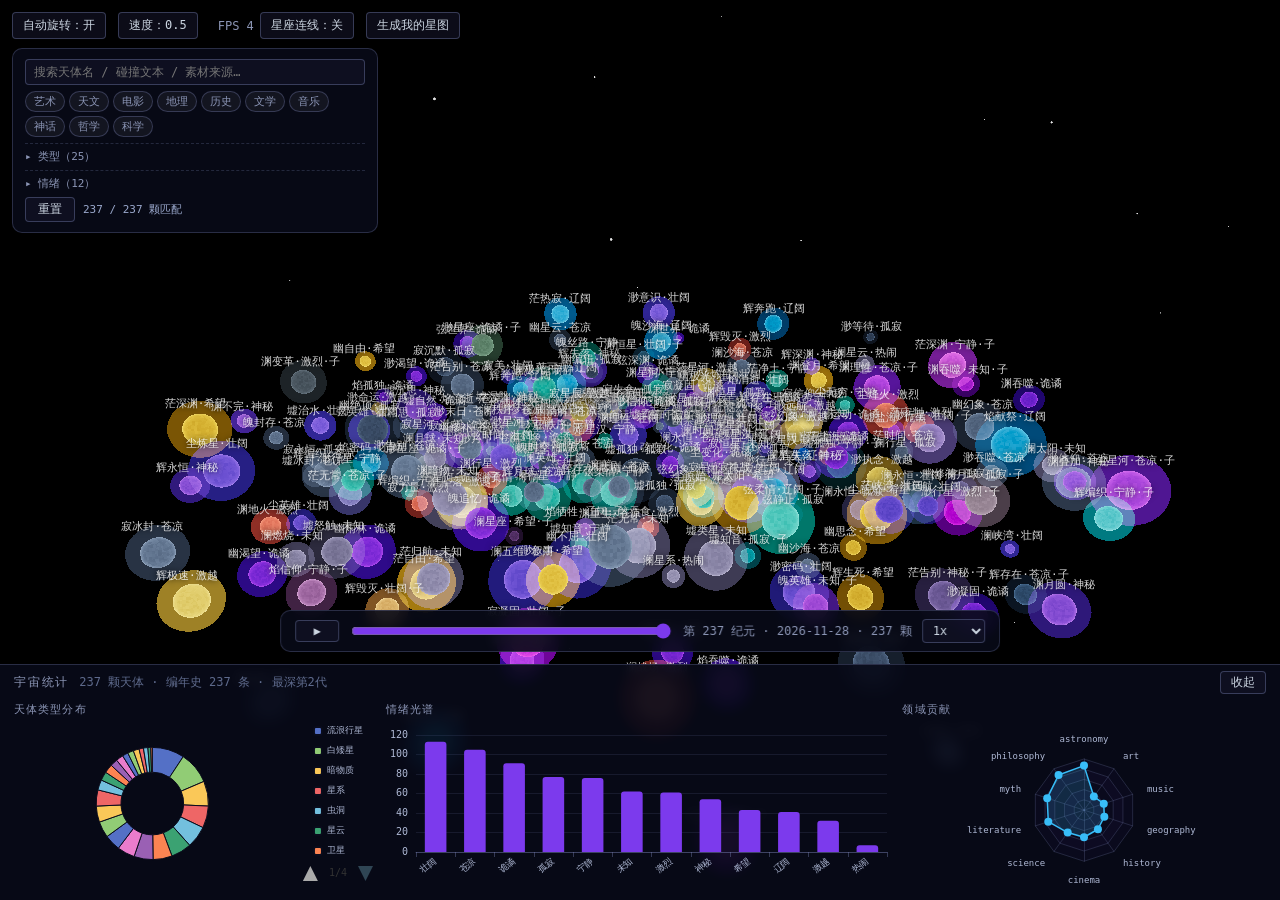
<file: web/index.html>
<!DOCTYPE html>
<html lang="zh-CN">
<head>
<meta charset="UTF-8">
<meta name="viewport" content="width=device-width, initial-scale=1.0, viewport-fit=cover">
<meta name="theme-color" content="#050505">
<link rel="manifest" href="manifest.json">
<link rel="icon" href="assets/icons/icon-192.png" type="image/png">
<title>私宇宙 · Private Cosmos</title>
<link rel="stylesheet" href="css/base.css?v=20260816M5">
<script type="importmap">
{
  "imports": {
    "three": "./_shared/js/three/three.module.js",
    "three/addons/": "./_shared/js/three/addons/"
  }
}
</script>
<script>
  // V4-M5-C：全局错误兜底（FR-08 后半）——控制台结构化日志 + 非侵入 toast（不打断渲染）
  (function () {
    function showToast(msg) {
      var t = document.createElement('div');
      t.id = 'global-error-toast';
      t.textContent = '运行异常：' + msg + '（详情见控制台）';
      t.style.cssText = [
        'position:fixed', 'right:16px', 'bottom:16px', 'z-index:99999',
        'background:rgba(20,20,20,.92)', 'color:#d0d0d0', 'border:1px solid #3a2a2a',
        'border-left:3px solid #b06060', 'border-radius:6px', 'padding:10px 14px',
        'font:12px/1.6 system-ui,sans-serif', 'max-width:340px',
        'box-shadow:0 4px 16px rgba(0,0,0,.5)', 'pointer-events:none',
        'opacity:0', 'transition:opacity .3s',
      ].join(';');
      (document.body || document.documentElement).appendChild(t);
      requestAnimationFrame(function () { t.style.opacity = '1'; });
      setTimeout(function () {
        t.style.opacity = '0';
        setTimeout(function () { t.remove(); }, 350);
      }, 4000);
    }
    window.addEventListener('error', function (e) {
      console.error('[global-error]', JSON.stringify({
        message: e.message, source: e.filename, line: e.lineno, col: e.colno,
      }), e.error || '');
      // V4-M5-B：fatal 态（数据守卫已触发、错误页已全屏呈现）——抑制默认 Uncaught
      // 控制台输出与连环 toast（信息已由上方结构化日志完整记录）；正常态不受影响
      if (window.SkyMap && window.SkyMap.fatal) { e.preventDefault(); return; }
      showToast(String(e.message || e.error || '未知错误').slice(0, 120));
    });
    window.addEventListener('unhandledrejection', function (e) {
      var r = e.reason;
      console.error('[global-rejection]', JSON.stringify({
        reason: r && r.message ? r.message : String(r),
      }), r && r.stack ? r.stack : '');
      // V4-M5c（P3 修补）：与 error 监听同口径——fatal 态抑制连环 toast（信息已由结构化日志记录）
      if (window.SkyMap && window.SkyMap.fatal) { e.preventDefault(); return; }
      showToast(String(r && r.message ? r.message : r).slice(0, 120));
    });
  })();
</script>
<!-- V4-S3-B（NFR-02 回流 M1-C）：modulepreload 并行拉取 three 13 件——HTML 解析期即启动关键依赖下载，
     消除“入口模块解析后才发现 import”的串行 RTT（desktop RTT 40ms 口径下 LCP/FCP 前移；生产 Pages 真实用户同理受益） -->
<link rel="modulepreload" href="_shared/js/three/three.module.js">
<link rel="modulepreload" href="_shared/js/three/addons/controls/OrbitControls.js">
<link rel="modulepreload" href="_shared/js/three/addons/renderers/CSS2DRenderer.js">
<link rel="modulepreload" href="_shared/js/three/addons/postprocessing/EffectComposer.js">
<link rel="modulepreload" href="_shared/js/three/addons/postprocessing/RenderPass.js">
<link rel="modulepreload" href="_shared/js/three/addons/postprocessing/ShaderPass.js">
<link rel="modulepreload" href="_shared/js/three/addons/postprocessing/UnrealBloomPass.js">
<link rel="modulepreload" href="_shared/js/three/addons/postprocessing/OutputPass.js">
<link rel="modulepreload" href="_shared/js/three/addons/postprocessing/MaskPass.js">
<link rel="modulepreload" href="_shared/js/three/addons/postprocessing/Pass.js">
<link rel="modulepreload" href="_shared/js/three/addons/shaders/CopyShader.js">
<link rel="modulepreload" href="_shared/js/three/addons/shaders/LuminosityHighPassShader.js">
<link rel="modulepreload" href="_shared/js/three/addons/shaders/OutputShader.js">
</head>
<body>
<div id="app"><div id="boot" style="position:fixed;inset:0;display:flex;align-items:center;justify-content:center;background:#050505;color:#8b95b5;font:13px/1 'JetBrains Mono','Microsoft YaHei',monospace;letter-spacing:.3em;pointer-events:none">私宇宙 · 初始化中</div></div>
<div id="hud"></div>
<noscript>
  <div style="position:fixed;inset:0;display:flex;align-items:center;justify-content:center;background:#050505;color:#9a9a9a;font:14px/1.8 system-ui,sans-serif;text-align:center;padding:32px;z-index:99999;">
    私宇宙需要启用 JavaScript 才能运行。请在浏览器设置中允许 JavaScript 后刷新本页。
  </div>
</noscript>
<script defer src="assets/cosmos-data.js?v=20260816M5"></script>
<!-- Day 2 模块（按环节逐步启用） -->
<script type="module" src="assets/skymap-core.js?v=20260816S3b"></script>
<script type="module" src="assets/skymap-env.js?v=20260816S3"></script>
<script type="module" src="assets/skymap-bodies.js?v=20260816M5"></script>
<script type="module" src="assets/skymap-controls.js?v=20260816M5"></script>
<script type="module" src="assets/skymap-panel.js?v=20260816M5"></script>
<script type="module" src="assets/skymap-timeline.js?v=20260816M5"></script>
<script type="module" src="assets/skymap-search.js?v=20260816M5"></script>
<script type="module" src="assets/skymap-constellation.js?v=20260816M5"></script>
<script type="module" src="assets/skymap-personal.js?v=20260816M5"></script>
<script>
  // Service Worker 注册（Day 6 · 6.1，PWA 离线能力）
  if ('serviceWorker' in navigator) {
    window.addEventListener('load', () => {
      navigator.serviceWorker.register('./sw.js')
        .then((reg) => console.log('[sw] Service Worker 注册成功：scope=' + reg.scope))
        .catch((err) => console.error('[sw] Service Worker 注册失败：', err));
    });
  }
</script>
<script>
  // V4-S3-B (NFR-02 回流 M1-C)：echarts + charts.js 移出首屏关键路径——window.load 后空闲动态加载。
  // URL 与 sw.js PRECACHE 完全一致（含 v 参数，SW cache-first 精确命中，离线仍可用）；统计面板功能不变（M5 已验收口径）
  window.addEventListener('load', function () {
    function loadCharts() {
      var s = document.createElement('script');
      s.src = '_shared/js/echarts.min.js?v=20260816M5';
      s.onload = function () {
        var m = document.createElement('script');
        m.type = 'module';
        m.src = 'assets/charts.js?v=20260816M5';
        document.body.appendChild(m);
      };
      s.onerror = function () { console.error('[charts] echarts 懒加载失败，统计面板不可用'); };
      document.body.appendChild(s);
    }
    if ('requestIdleCallback' in window) { requestIdleCallback(loadCharts, { timeout: 1500 }); }
    else { setTimeout(loadCharts, 300); }
  });
</script>
</body>
</html>
</file>
<file: web/css/base.css>
/* base.css — 基础功能样式（Day 3 · 3.3，只保证布局与可用性，视觉设计属 Day 7 之后阶段） */

:root {
  --bg: #050505;
  --panel-bg: rgba(10, 12, 28, 0.93);
  --border: rgba(120, 130, 180, 0.35);
  --ink: #e2e8f0;
  --muted: #8b95b5;
  --accent: #7C3AED;
  --accent-2: #38bdf8;
  --font-mono: "JetBrains Mono", "Microsoft YaHei", monospace;
  --stats-h: 232px; /* 统计面板高度（折叠时由 charts.js 更新为 33px），时间轴位置依赖此变量 */
}

html, body {
  margin: 0;
  padding: 0;
  height: 100%;
  overflow: hidden;
  background: var(--bg);
  color: var(--ink);
  font-family: var(--font-mono);
}

/* 星图全屏画布 */
#app { position: fixed; inset: 0; }
#app canvas { display: block; touch-action: none; /* 交由 OrbitControls 处理触摸手势 */ }

/* CSS2D 天体标签（自 index.html 内联迁入，消除双源层叠歧义） */
.label {
  color: rgba(255, 255, 255, 0.85);
  font: 11px/1.4 "JetBrains Mono", "Microsoft YaHei", monospace;
  text-shadow: 0 0 6px rgba(0, 0, 0, 0.9);
  pointer-events: none;
  white-space: nowrap;
}

/* 顶部左侧 HUD 控制条（z-index 高于 timeline/searchbar，保证按钮可点击） */
#hud {
  position: fixed;
  left: 12px;
  top: 12px;
  z-index: 16;
  display: flex;
  flex-wrap: wrap;
  gap: 6px;
  align-items: center;
  color: var(--muted);
  font: 12px var(--font-mono);
  user-select: none;
}
#hud button {
  margin-right: 6px;
  background: rgba(20, 20, 40, 0.6);
  color: #cbd5e1;
  border: 1px solid rgba(120, 130, 180, 0.4);
  border-radius: 4px;
  padding: 4px 10px;
  font: 12px "JetBrains Mono", "Microsoft YaHei", monospace;
  cursor: pointer;
}
#hud button:hover { background: rgba(60, 70, 120, 0.6); }

/* 通用滚动条（深色） */
::-webkit-scrollbar { width: 8px; height: 8px; }
::-webkit-scrollbar-thumb { background: rgba(120, 130, 180, 0.35); border-radius: 4px; }
::-webkit-scrollbar-track { background: transparent; }

/* 键盘可达性：获得焦点的按钮描边 */
#hud button:focus-visible,
#stats-toggle:focus-visible { outline: 1px solid var(--accent-2); }

/* ---- 移动端响应式（平板以下） ---- */
@media (max-width: 768px) {
  #hud {
    left: 8px;
    top: 8px;
    right: 8px;
    z-index: 16;
  }

  /* 垂直栈：HUD（可两行）→ 时间轴 → 搜索栏（!important 压过模块注入的 top 值） */
  body #timeline {
    left: 8px !important;
    right: 8px !important;
    transform: none !important;
    bottom: auto !important;
    top: 82px !important;
    flex-wrap: wrap;
    gap: 6px;
  }
  body #searchbar {
    left: 8px !important;
    right: 8px !important;
    max-width: none !important;
    top: 190px !important; /* 为两行时间轴（82+97.5≈180）留足空间，消除顶缘叠压（Day 7 · 7.1） */
  }

  /* 详情面板 → 底部抽屉 */
  body #panel {
    left: 8px !important;
    right: 8px !important;
    width: auto !important;
    top: auto !important;
    bottom: 12px !important;
    max-height: 52vh !important;
  }

  /* 统计面板 → 横向滚动三图 */
  body #stats-charts {
    grid-template-columns: repeat(3, minmax(170px, 1fr)) !important;
    overflow-x: auto;
    height: 150px !important;
    box-sizing: border-box;
  }
  body .chart-box { min-height: 0; }
  body .chart { height: 118px !important; }

  /* 天体标签缩小（加 body 前缀与 !important，防运行期注入样式层叠覆盖） */
  body .label { font-size: 9px !important; }
}
</file>
